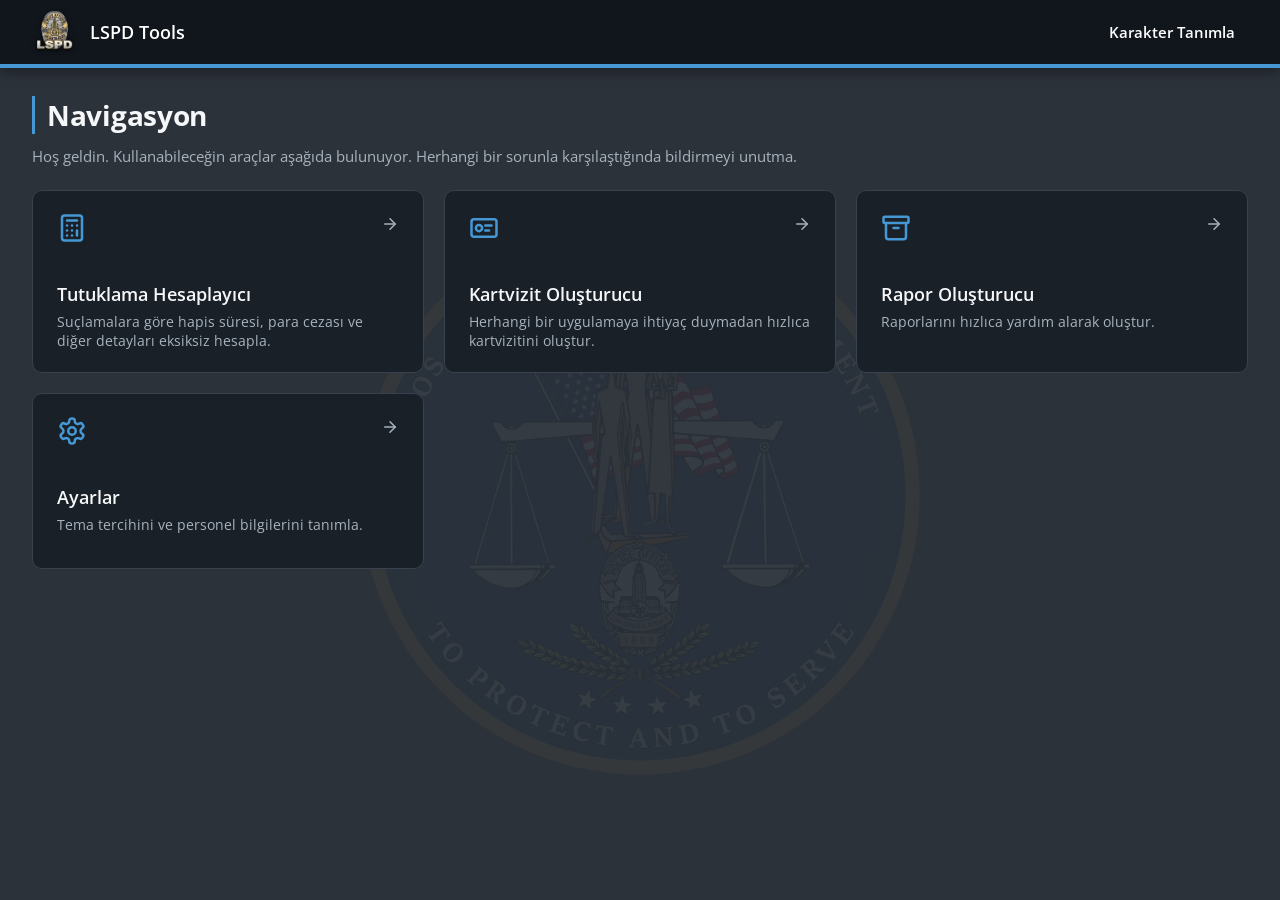
<file: index.html>
<!DOCTYPE html>
<html lang="tr" data-theme="dark">
<head>
  <meta charset="UTF-8">
  <meta name="viewport" content="width=device-width, initial-scale=1, viewport-fit=cover">
  <title>LSPD Tools</title>
  <meta name="description" content="LSPD Tools: Tutuklama Hesaplayıcı, Kartvizit Oluşturucu ve Rapor Oluşturucu.">
  <link rel="icon" href="img/lspd.webp" type="image/webp">
  <script src="assets/prefs.js"></script>
  <link rel="preconnect" href="https://fonts.googleapis.com">
  <link rel="preconnect" href="https://fonts.gstatic.com" crossorigin>
  <link rel="stylesheet" href="https://fonts.googleapis.com/css2?family=Open+Sans:wght@400;500;600;700&display=swap">
  <link rel="stylesheet" href="assets/theme.css">
  <script src="assets/character-switcher.js" defer></script>
</head>
<body>
  <header class="app-header">
    <div class="app-header-inner">
      <a class="brand" href="./">
        <img src="img/lspd.webp" alt="LSPD" width="46" height="44">
        <span>LSPD Tools</span>
      </a>
      <div class="char-switcher" data-settings-url="settings/"></div>
    </div>
  </header>

  <img class="watermark" src="img/lspd-seal.webp" alt="" aria-hidden="true">

  <main>
    <h1 class="page-title">Navigasyon</h1>
    <p class="intro">Hoş geldin. Kullanabileceğin araçlar aşağıda bulunuyor. Herhangi bir sorunla karşılaştığında bildirmeyi unutma.</p>

    <nav class="tools" aria-label="Araçlar">
      <a class="tool" href="https://chaseyuu.github.io/arrest-calculator/">
        <span class="tool-icon" aria-hidden="true">
          <svg viewBox="0 0 24 24" fill="none" stroke="currentColor" stroke-width="2" stroke-linecap="round" stroke-linejoin="round">
            <rect x="4" y="2" width="16" height="20" rx="2"/><line x1="8" y1="6" x2="16" y2="6"/>
            <line x1="16" y1="14" x2="16" y2="18"/><path d="M16 10h.01"/><path d="M12 10h.01"/><path d="M8 10h.01"/>
            <path d="M12 14h.01"/><path d="M8 14h.01"/><path d="M12 18h.01"/><path d="M8 18h.01"/>
          </svg>
        </span>
        <span>
          <span class="tool-name">Tutuklama Hesaplayıcı</span>
          <span class="tool-desc">Suçlamalara göre hapis süresi, para cezası ve diğer detayları eksiksiz hesapla.</span>
        </span>
        <svg class="tool-arrow" width="18" height="18" viewBox="0 0 24 24" fill="none" stroke="currentColor" stroke-width="2" stroke-linecap="round" stroke-linejoin="round" aria-hidden="true"><path d="M5 12h14"/><path d="m12 5 7 7-7 7"/></svg>
      </a>

      <a class="tool" href="https://chaseyuu.github.io/kartvizit-olusturucu/">
        <span class="tool-icon" aria-hidden="true">
          <svg viewBox="0 0 24 24" fill="none" stroke="currentColor" stroke-width="2" stroke-linecap="round" stroke-linejoin="round">
            <rect x="2" y="5" width="20" height="14" rx="2"/><circle cx="8" cy="12" r="2.5"/>
            <path d="M13 10h5"/><path d="M13 14h3"/>
          </svg>
        </span>
        <span>
          <span class="tool-name">Kartvizit Oluşturucu</span>
          <span class="tool-desc">Herhangi bir uygulamaya ihtiyaç duymadan hızlıca kartvizitini oluştur.</span>
        </span>
        <svg class="tool-arrow" width="18" height="18" viewBox="0 0 24 24" fill="none" stroke="currentColor" stroke-width="2" stroke-linecap="round" stroke-linejoin="round" aria-hidden="true"><path d="M5 12h14"/><path d="m12 5 7 7-7 7"/></svg>
      </a>

      <a class="tool" href="https://chaseyuu.github.io/lspd-paperwork-generator/">
        <span class="tool-icon" aria-hidden="true">
          <svg viewBox="0 0 24 24" fill="none" stroke="currentColor" stroke-width="2" stroke-linecap="round" stroke-linejoin="round"><rect width="20" height="5" x="2" y="3" rx="1"/><path d="M4 8v11a2 2 0 0 0 2 2h12a2 2 0 0 0 2-2V8"/><path d="M10 12h4"/></svg>
        </span>
        <span>
          <span class="tool-name">Rapor Oluşturucu</span>
          <span class="tool-desc">Raporlarını hızlıca yardım alarak oluştur.</span>
        </span>
        <svg class="tool-arrow" width="18" height="18" viewBox="0 0 24 24" fill="none" stroke="currentColor" stroke-width="2" stroke-linecap="round" stroke-linejoin="round" aria-hidden="true"><path d="M5 12h14"/><path d="m12 5 7 7-7 7"/></svg>
      </a>

      <a class="tool" href="settings/">
        <span class="tool-icon" aria-hidden="true">
          <svg viewBox="0 0 24 24" fill="none" stroke="currentColor" stroke-width="2" stroke-linecap="round" stroke-linejoin="round"><path d="M12.22 2h-.44a2 2 0 0 0-2 2v.18a2 2 0 0 1-1 1.73l-.43.25a2 2 0 0 1-2 0l-.15-.08a2 2 0 0 0-2.73.73l-.22.38a2 2 0 0 0 .73 2.73l.15.1a2 2 0 0 1 1 1.72v.51a2 2 0 0 1-1 1.74l-.15.09a2 2 0 0 0-.73 2.73l.22.38a2 2 0 0 0 2.73.73l.15-.08a2 2 0 0 1 2 0l.43.25a2 2 0 0 1 1 1.73V20a2 2 0 0 0 2 2h.44a2 2 0 0 0 2-2v-.18a2 2 0 0 1 1-1.73l.43-.25a2 2 0 0 1 2 0l.15.08a2 2 0 0 0 2.73-.73l.22-.39a2 2 0 0 0-.73-2.73l-.15-.08a2 2 0 0 1-1-1.74v-.5a2 2 0 0 1 1-1.74l.15-.09a2 2 0 0 0 .73-2.73l-.22-.38a2 2 0 0 0-2.73-.73l-.15.08a2 2 0 0 1-2 0l-.43-.25a2 2 0 0 1-1-1.73V4a2 2 0 0 0-2-2z"/><circle cx="12" cy="12" r="3"/></svg>
        </span>
        <span>
          <span class="tool-name">Ayarlar</span>
          <span class="tool-desc">Tema tercihini ve personel bilgilerini tanımla.</span>
        </span>
        <svg class="tool-arrow" width="18" height="18" viewBox="0 0 24 24" fill="none" stroke="currentColor" stroke-width="2" stroke-linecap="round" stroke-linejoin="round" aria-hidden="true"><path d="M5 12h14"/><path d="m12 5 7 7-7 7"/></svg>
      </a>
    </nav>
  </main>
</body>
</html>
</file>
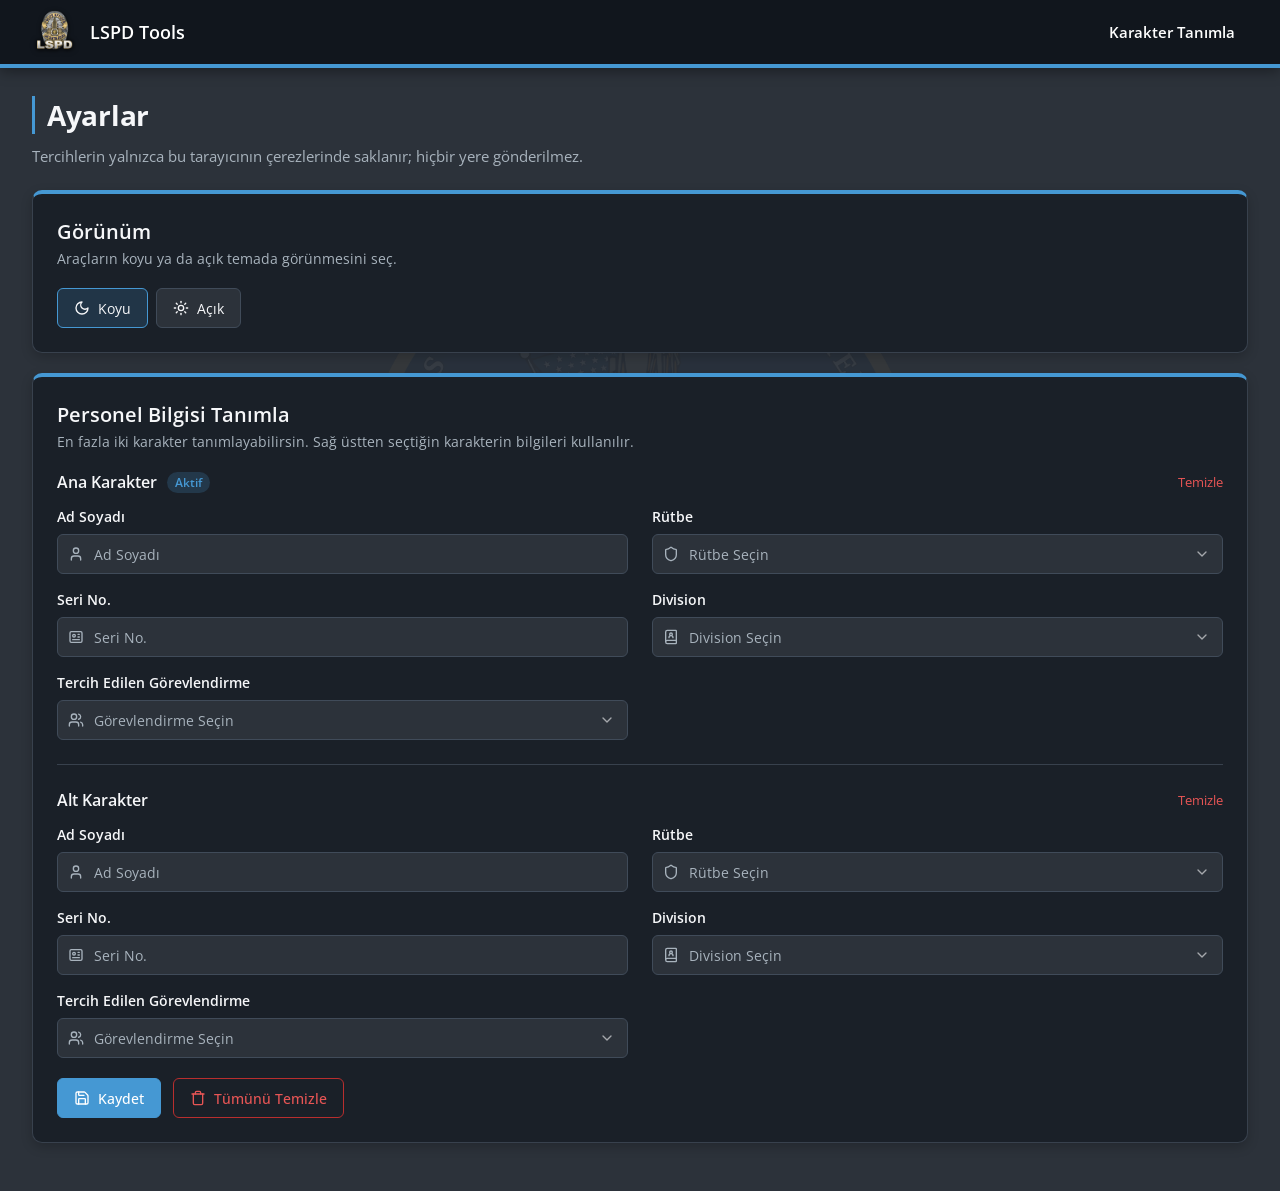
<file: settings/index.html>
<!DOCTYPE html>
<html lang="tr" data-theme="dark">
<head>
  <meta charset="UTF-8">
  <meta name="viewport" content="width=device-width, initial-scale=1, viewport-fit=cover">
  <title>Ayarlar – LSPD Tools</title>
  <link rel="icon" href="../img/lspd.webp" type="image/webp">
  <script src="../assets/prefs.js"></script>
  <link rel="preconnect" href="https://fonts.googleapis.com">
  <link rel="preconnect" href="https://fonts.gstatic.com" crossorigin>
  <link rel="stylesheet" href="https://fonts.googleapis.com/css2?family=Open+Sans:wght@400;500;600;700&display=swap">
  <link rel="stylesheet" href="../assets/theme.css">
  <script src="../assets/character-switcher.js" defer></script>
</head>
<body>
  <header class="app-header">
    <div class="app-header-inner">
      <a class="brand" href="../">
        <img src="../img/lspd.webp" alt="LSPD" width="46" height="44">
        <span>LSPD Tools</span>
      </a>
      <div class="char-switcher" data-settings-url="./"></div>
    </div>
  </header>

  <img class="watermark" src="../img/lspd-seal.webp" alt="" aria-hidden="true">

  <main>
    <h1 class="page-title">Ayarlar</h1>
    <p class="intro">Tercihlerin yalnızca bu tarayıcının çerezlerinde saklanır; hiçbir yere gönderilmez.</p>

    <!-- Appearance -->
    <section class="panel" aria-labelledby="appearance-title">
      <h2 id="appearance-title">Görünüm</h2>
      <p class="panel-desc">Araçların koyu ya da açık temada görünmesini seç.</p>
      <div class="segmented" role="group" aria-label="Tema">
        <button type="button" data-theme-choice="dark">
          <svg viewBox="0 0 24 24" fill="none" stroke="currentColor" stroke-width="2" stroke-linecap="round" stroke-linejoin="round" aria-hidden="true"><path d="M12 3a6 6 0 0 0 9 9 9 9 0 1 1-9-9Z"/></svg>
          Koyu
        </button>
        <button type="button" data-theme-choice="light">
          <svg viewBox="0 0 24 24" fill="none" stroke="currentColor" stroke-width="2" stroke-linecap="round" stroke-linejoin="round" aria-hidden="true"><circle cx="12" cy="12" r="4"/><path d="M12 2v2"/><path d="M12 20v2"/><path d="m4.93 4.93 1.41 1.41"/><path d="m17.66 17.66 1.41 1.41"/><path d="M2 12h2"/><path d="M20 12h2"/><path d="m6.34 17.66-1.41 1.41"/><path d="m19.07 4.93-1.41 1.41"/></svg>
          Açık
        </button>
      </div>
    </section>

    <!-- Personnel -->
    <section class="panel" aria-labelledby="personnel-title">
      <h2 id="personnel-title">Personel Bilgisi Tanımla</h2>
      <p class="panel-desc">En fazla iki karakter tanımlayabilirsin. Sağ üstten seçtiğin karakterin bilgileri kullanılır.</p>

      <form id="personnel-form" autocomplete="off"></form>

      <template id="char-template">
        <div class="char-block" data-index="{i}">
          <div class="char-block-head">
            <h3>{title}</h3>
            <span class="badge-active">Aktif</span>
            <button type="button" class="btn-link" data-clear>Temizle</button>
          </div>
          <div class="field-grid">
        <div class="field">
          <label for="p{i}-name">Ad Soyadı</label>
          <div class="input-wrap">
            <svg viewBox="0 0 24 24" fill="none" stroke="currentColor" stroke-width="2" stroke-linecap="round" stroke-linejoin="round" aria-hidden="true"><path d="M19 21v-2a4 4 0 0 0-4-4H9a4 4 0 0 0-4 4v2"/><circle cx="12" cy="7" r="4"/></svg>
            <input class="input" id="p{i}-name" name="name{i}" type="text" placeholder="Ad Soyadı" maxlength="60">
          </div>
        </div>

        <div class="field">
          <label id="p{i}-rank-label">Rütbe</label>
          <div class="select input-wrap" data-name="rank" data-placeholder="Rütbe Seçin"
               data-options="Officer|Detective|Sergeant|Lieutenant|Captain">
            <svg viewBox="0 0 24 24" fill="none" stroke="currentColor" stroke-width="2" stroke-linecap="round" stroke-linejoin="round" aria-hidden="true"><path d="M20 13c0 5-3.5 7.5-7.66 8.95a1 1 0 0 1-.67-.01C7.5 20.5 4 18 4 13V6a1 1 0 0 1 1-1c2 0 4.5-1.2 6.24-2.72a1.17 1.17 0 0 1 1.52 0C14.51 3.81 17 5 19 5a1 1 0 0 1 1 1z"/></svg>
          </div>
        </div>

        <div class="field">
          <label for="p{i}-badge">Seri No.</label>
          <div class="input-wrap">
            <svg viewBox="0 0 24 24" fill="none" stroke="currentColor" stroke-width="2" stroke-linecap="round" stroke-linejoin="round" aria-hidden="true"><rect x="3" y="4" width="18" height="16" rx="2"/><circle cx="9" cy="10" r="2"/><path d="M15 8h2"/><path d="M15 12h2"/><path d="M7 16h10"/></svg>
            <input class="input" id="p{i}-badge" name="badge{i}" type="text" inputmode="numeric" placeholder="Seri No." maxlength="12">
          </div>
        </div>

        <div class="field">
          <label id="p{i}-division-label">Division</label>
          <div class="select input-wrap" data-name="division" data-placeholder="Division Seçin"
               data-options="MISN|MISN B|CTD|METRO|ASD|VES">
            <svg viewBox="0 0 24 24" fill="none" stroke="currentColor" stroke-width="2" stroke-linecap="round" stroke-linejoin="round" aria-hidden="true"><path d="M15 13a3 3 0 1 0-6 0"/><path d="M4 19.5v-15A2.5 2.5 0 0 1 6.5 2H19a1 1 0 0 1 1 1v18a1 1 0 0 1-1 1H6.5a1 1 0 0 1 0-5H20"/><circle cx="12" cy="8" r="2"/></svg>
          </div>
        </div>

        <div class="field">
          <label id="p{i}-assignment-label">Tercih Edilen Görevlendirme</label>
          <div class="select input-wrap" data-name="assignment" data-placeholder="Görevlendirme Seçin"
               data-options="Adam:A|Desk Officer:DESK|Detective Unit:W|Extra Patrol Unit:X|Field Supervisor:FS|Gang Enforcement Detail:GIT, GED|Mary:M|Metropolitan Division Unit:R|Other Units (Lincoln dahil):O|Senior Lead Officer:SL|Tom:T|Tom Lincoln:TL">
            <svg viewBox="0 0 24 24" fill="none" stroke="currentColor" stroke-width="2" stroke-linecap="round" stroke-linejoin="round" aria-hidden="true"><path d="M16 21v-2a4 4 0 0 0-4-4H6a4 4 0 0 0-4 4v2"/><circle cx="9" cy="7" r="4"/><path d="M22 21v-2a4 4 0 0 0-3-3.87"/><path d="M16 3.13a4 4 0 0 1 0 7.75"/></svg>
          </div>
        </div>
          </div>
        </div>
      </template>

      <div class="actions">
        <button type="button" class="btn btn-primary" id="save-btn">
          <svg viewBox="0 0 24 24" fill="none" stroke="currentColor" stroke-width="2" stroke-linecap="round" stroke-linejoin="round" aria-hidden="true"><path d="M15.2 3a2 2 0 0 1 1.4.6l3.8 3.8a2 2 0 0 1 .6 1.4V19a2 2 0 0 1-2 2H5a2 2 0 0 1-2-2V5a2 2 0 0 1 2-2z"/><path d="M17 21v-7a1 1 0 0 0-1-1H8a1 1 0 0 0-1 1v7"/><path d="M7 3v4a1 1 0 0 0 1 1h7"/></svg>
          Kaydet
        </button>
        <button type="button" class="btn btn-danger" id="clear-btn">
          <svg viewBox="0 0 24 24" fill="none" stroke="currentColor" stroke-width="2" stroke-linecap="round" stroke-linejoin="round" aria-hidden="true"><path d="M3 6h18"/><path d="M19 6v14c0 1-1 2-2 2H7c-1 0-2-1-2-2V6"/><path d="M8 6V4c0-1 1-2 2-2h4c1 0 2 1 2 2v2"/></svg>
          Tümünü Temizle
        </button>
        <span class="status" id="status" role="status" aria-live="polite"></span>
      </div>
    </section>
  </main>

  <script>
  (function () {
    var CHECK = '<svg class="check" viewBox="0 0 24 24" fill="none" stroke="currentColor" stroke-width="2.5" stroke-linecap="round" stroke-linejoin="round" aria-hidden="true"><path d="M20 6 9 17l-5-5"/></svg>';
    var CHEVRON = '<svg class="chevron" viewBox="0 0 24 24" fill="none" stroke="currentColor" stroke-width="2" stroke-linecap="round" stroke-linejoin="round" aria-hidden="true"><path d="m6 9 6 6 6-6"/></svg>';

    /* ---------- Theme ---------- */
    var themeButtons = document.querySelectorAll('[data-theme-choice]');
    function markTheme() {
      var current = LSPDPrefs.getTheme();
      themeButtons.forEach(function (b) { b.setAttribute('aria-pressed', String(b.dataset.themeChoice === current)); });
    }
    themeButtons.forEach(function (b) {
      b.addEventListener('click', function () { LSPDPrefs.setTheme(b.dataset.themeChoice); markTheme(); });
    });
    markTheme();

    /* ---------- Character blocks (Ana Karakter / Alt Karakter) ---------- */
    var TITLES = ['Ana Karakter', 'Alt Karakter'];
    var form = document.getElementById('personnel-form');
    var tpl = document.getElementById('char-template').innerHTML;
    TITLES.forEach(function (title, i) {
      form.insertAdjacentHTML('beforeend', tpl.replace(/\{i\}/g, i).replace('{title}', title));
    });

    /* ---------- Custom selects (rounded list, keyboard friendly) ---------- */
    var selects = {};
    document.querySelectorAll('.select').forEach(function (root) {
      var name = root.dataset.name + root.closest('.char-block').dataset.index;
      // Each option is either a bare "Label" (label === value, e.g. Division) or "Label:Value"
      // (e.g. Görevlendirme, where the stored code differs from what's shown, like "Adam" -> "A").
      var options = root.dataset.options.split('|').map(function (opt) {
        var i = opt.indexOf(':');
        return i < 0 ? { label: opt, value: opt } : { label: opt.slice(0, i), value: opt.slice(i + 1) };
      });
      var labelId = root.parentElement.querySelector('label').id;
      var value = '';

      var trigger = document.createElement('button');
      trigger.type = 'button';
      trigger.className = 'select-trigger';
      trigger.setAttribute('aria-haspopup', 'listbox');
      trigger.setAttribute('aria-expanded', 'false');
      trigger.setAttribute('aria-labelledby', labelId);
      var list = document.createElement('ul');
      list.className = 'select-list';
      list.setAttribute('role', 'listbox');
      list.setAttribute('aria-labelledby', labelId);
      options.forEach(function (opt) {
        var li = document.createElement('li');
        li.setAttribute('role', 'option');
        li.dataset.value = opt.value;
        li.innerHTML = CHECK + '<span></span>';
        li.lastChild.textContent = opt.label;
        li.addEventListener('mousedown', function (e) { e.preventDefault(); });
        li.addEventListener('click', function () { set(opt.value); close(); trigger.focus(); });
        list.appendChild(li);
      });
      root.appendChild(trigger);
      root.appendChild(list);

      function indexOf(v) { for (var i = 0; i < options.length; i++) if (options[i].value === v) return i; return -1; }
      function labelFor(v) { var i = indexOf(v); return i >= 0 ? options[i].label : ''; }
      function render() {
        trigger.innerHTML = (value ? '<span></span>' : '<span class="placeholder"></span>') + CHEVRON;
        trigger.firstChild.textContent = value ? labelFor(value) : root.dataset.placeholder;
        list.querySelectorAll('li').forEach(function (li) { li.setAttribute('aria-selected', String(li.dataset.value === value)); });
      }
      function set(v) { value = indexOf(v) >= 0 ? v : ''; render(); }
      var activeIndex = -1;
      function highlight(i) {
        var items = list.querySelectorAll('li');
        items.forEach(function (li) { li.classList.remove('active'); });
        activeIndex = (i + items.length) % items.length;
        items[activeIndex].classList.add('active');
        items[activeIndex].scrollIntoView({ block: 'nearest' });
      }
      function open() {
        document.querySelectorAll('.select.open').forEach(function (o) { if (o !== root) o.classList.remove('open'); });
        root.classList.add('open'); trigger.setAttribute('aria-expanded', 'true');
        highlight(Math.max(0, indexOf(value)));
      }
      function close() { root.classList.remove('open'); trigger.setAttribute('aria-expanded', 'false'); }

      trigger.addEventListener('click', function () { root.classList.contains('open') ? close() : open(); });
      trigger.addEventListener('keydown', function (e) {
        var isOpen = root.classList.contains('open');
        if (e.key === 'ArrowDown' || e.key === 'ArrowUp') {
          e.preventDefault();
          if (!isOpen) open(); else highlight(activeIndex + (e.key === 'ArrowDown' ? 1 : -1));
        } else if ((e.key === 'Enter' || e.key === ' ') && isOpen) {
          e.preventDefault(); set(options[activeIndex].value); close();
        } else if (e.key === 'Escape') { close(); }
      });
      trigger.addEventListener('blur', close);

      selects[name] = { get: function () { return value; }, set: set };
      render();
    });

    /* ---------- Characters (cookie only) ---------- */
    var statusEl = document.getElementById('status');
    var statusTimer;
    var blocks = form.querySelectorAll('.char-block');
    var activeIndex = 0;

    function field(i, key) { return document.getElementById('p' + i + '-' + key); }
    function fill(i, c) {
      c = c || {};
      field(i, 'name').value = c.name || '';
      field(i, 'badge').value = c.badge || '';
      selects['rank' + i].set(c.rank || '');
      selects['division' + i].set(c.division || '');
      selects['assignment' + i].set(c.assignment || '');
    }
    function read(i) {
      return {
        name: field(i, 'name').value.trim(),
        rank: selects['rank' + i].get(),
        badge: field(i, 'badge').value.trim(),
        division: selects['division' + i].get(),
        assignment: selects['assignment' + i].get(),
      };
    }
    function markActive() {
      blocks.forEach(function (b, i) { b.classList.toggle('is-active', i === activeIndex); });
    }
    function load() {
      var d = LSPDPrefs.getCharacters();
      activeIndex = d.active;
      TITLES.forEach(function (_, i) { fill(i, d.list[i]); });
      markActive();
    }
    function showStatus(text) {
      statusEl.textContent = text;
      statusEl.classList.add('show');
      clearTimeout(statusTimer);
      statusTimer = setTimeout(function () { statusEl.classList.remove('show'); }, 2500);
    }
    function save() {
      var list = TITLES.map(function (_, i) { return read(i); });
      // Only the main slot may be used on its own: move a lone Alt Karakter up.
      if (!LSPDPrefs.isFilled(list[0]) && LSPDPrefs.isFilled(list[1])) {
        list = [list[1], list[0]];
        activeIndex = 0;
      }
      LSPDPrefs.saveCharacters({ active: activeIndex, list: list });
    }

    document.getElementById('save-btn').addEventListener('click', function () {
      save();
      showStatus('Kaydedildi.');
    });
    blocks.forEach(function (b, i) {
      b.querySelector('[data-clear]').addEventListener('click', function () {
        fill(i, null);
        save();
        showStatus(TITLES[i] + ' temizlendi.');
      });
    });
    document.getElementById('clear-btn').addEventListener('click', function () {
      LSPDPrefs.saveCharacters({ active: 0, list: [] });
      showStatus('Bilgiler temizlendi.');
    });
    form.addEventListener('submit', function (e) { e.preventDefault(); });
    // Switching from the header (or another tab) refreshes the form.
    document.addEventListener('lspd:characters-change', load);

    load();
  })();
  </script>
</body>
</html>
</file>
<file: assets/theme.css>
/* LSPD Tools shared theme (same tokens as the arrest calculator and the business card maker). */
:root {
  --background: hsl(213 14% 20%);
  --foreground: hsl(210 20% 97%);
  --card: hsl(215 22% 13%);
  --card-hover: hsl(215 22% 15%);
  --muted: hsl(214 18% 18%);
  --muted-foreground: hsl(210 14% 70%);
  --border: hsl(214 16% 26%);
  --input: hsl(214 16% 30%);
  --field: hsl(213 14% 20%);
  --primary: hsl(205 62% 55%);
  --primary-hover: hsl(205 62% 48%);
  --header: hsl(216 26% 9%);
  --destructive: hsl(0 72% 50%);
  --success: hsl(142 60% 45%);
  --radius: 6px;
  --radius-card: 10px;
  --watermark-opacity: .05;
  color-scheme: dark;
}
html[data-theme="light"] {
  --background: hsl(210 14% 91%);
  --foreground: hsl(215 28% 13%);
  --card: hsl(0 0% 100% / .94);
  --card-hover: hsl(0 0% 100%);
  --muted: hsl(210 16% 94%);
  --muted-foreground: hsl(215 12% 40%);
  --border: hsl(210 14% 82%);
  --input: hsl(210 14% 78%);
  --field: hsl(0 0% 100%);
  --primary: hsl(205 62% 44%);
  --primary-hover: hsl(205 62% 38%);
  --watermark-opacity: .07;
  color-scheme: light;
}

*, *::before, *::after { box-sizing: border-box; }
body {
  margin: 0;
  min-height: calc(100vh / var(--page-zoom, 1));
  font-family: 'Segoe UI', 'Open Sans', system-ui, -apple-system, sans-serif;
  background: var(--background);
  color: var(--foreground);
  -webkit-font-smoothing: antialiased;
}

/* Header bar */
.app-header {
  position: sticky; top: 0; z-index: 40;
  background: var(--header); color: #fff;
  border-bottom: 4px solid var(--primary);
  box-shadow: 0 4px 12px rgba(0, 0, 0, .35);
  padding-top: env(safe-area-inset-top, 0px);
}
.app-header-inner {
  height: 64px;
  display: flex; align-items: center; justify-content: space-between; gap: 12px; padding: 0 32px;
}
.app-header .brand { display: flex; align-items: center; gap: 12px; color: #fff; text-decoration: none; }
.app-header .brand img { height: 44px; width: auto; filter: drop-shadow(0 1px 2px rgba(0, 0, 0, .5)); }
.app-header .brand span { font-size: 18px; font-weight: 600; }
.header-link {
  display: inline-flex; align-items: center; justify-content: center;
  width: 40px; height: 40px; border-radius: var(--radius);
  color: rgba(255, 255, 255, .8); text-decoration: none;
  transition: background-color .15s, color .15s;
}
.header-link:hover, .header-link[aria-current="page"] { background: rgba(255, 255, 255, .1); color: #fff; }
.header-link svg { width: 20px; height: 20px; }

/* Page */
main { position: relative; z-index: 1; max-width: 1400px; margin: 0 auto; padding: 28px 32px; }
.page-title {
  margin: 0 0 16px; padding-left: 12px;
  border-left: 3px solid var(--primary);
  font-size: 1.75rem; font-weight: 700; letter-spacing: -.01em;
}
.page-title + .tools { margin-top: 24px; }
.intro { margin: -4px 0 24px; font-size: .95rem; color: var(--muted-foreground); }

/* Faint seal watermark behind the page */
.watermark {
  position: fixed; left: 50%; top: 55%; z-index: 0;
  width: min(560px, 80vw); transform: translate(-50%, -50%);
  opacity: var(--watermark-opacity); pointer-events: none; user-select: none;
}

/* Simple centered PIN dialog for protected report cards */
.modal-overlay {
  position: fixed; inset: 0; z-index: 50;
  display: flex; align-items: center; justify-content: center;
  background: rgba(0, 0, 0, .6); padding: 20px;
}
.modal-overlay[hidden] { display: none; }
.modal-box { width: 100%; max-width: 360px; margin: 0; }
.modal-actions { display: flex; justify-content: flex-end; gap: 12px; margin-top: 16px; }
.modal-error { margin: 10px 0 0; font-size: .8125rem; color: hsl(0 75% 65%); min-height: 1.2em; }

/* Tool tiles (dashboard) */
.tools {
  display: grid;
  grid-template-columns: repeat(auto-fit, minmax(300px, 1fr));
  gap: 20px;
}
.tools.cols-3 { grid-template-columns: repeat(3, minmax(0, 1fr)); }
@media (max-width: 1100px) { .tools.cols-3 { grid-template-columns: repeat(2, minmax(0, 1fr)); } }
.section-title { margin: 32px 0 16px; font-size: 1.375rem; font-weight: 700; }
.section-divider { margin: 32px 0 0; border: none; border-top: 1px solid var(--border); }
.tool-icon[style*="--icon"] { color: var(--icon); }
.tool {
  position: relative;
  display: flex; flex-direction: column; justify-content: flex-start;
  min-height: 176px; padding: 22px 24px;
  background: var(--card);
  border: 1px solid var(--border);
  border-radius: var(--radius-card);
  color: var(--foreground); text-decoration: none;
  transition: border-color .15s ease, background-color .15s ease, transform .15s ease;
  backdrop-filter: blur(2px);
}
.tool:hover, .tool:focus-visible {
  border-color: color-mix(in srgb, var(--primary) 70%, transparent);
  background: var(--card-hover);
  transform: translateY(-2px);
  outline: none;
}
.tool-icon { color: var(--primary); }
/* Tiles without a description don't keep an empty lower half. */
.tool:not(:has(.tool-desc)) { min-height: 0; }
/* Title starts at the same height on every tile, whatever the description length. */
.tool > span:not(.tool-icon) { margin-top: 34px; }
.tool-icon svg { width: 30px; height: 30px; }
.tool-arrow { position: absolute; top: 24px; right: 24px; color: var(--muted-foreground); transition: color .15s, transform .15s; }
.tool:hover .tool-arrow { color: var(--primary); transform: translateX(3px); }
.tool-name { display: block; font-size: 1.125rem; font-weight: 600; }
.tool-desc { display: block; margin-top: 6px; font-size: .875rem; color: var(--muted-foreground); }

/* Settings panels */
.panel {
  margin-bottom: 20px; padding: 24px;
  background: var(--card);
  border: 1px solid var(--border);
  border-top: 4px solid var(--primary);
  border-radius: var(--radius-card);
  box-shadow: 0 4px 12px rgba(0, 0, 0, .2);
}
.panel h2 { margin: 0; font-size: 1.25rem; font-weight: 600; }
.panel .panel-desc { margin: 4px 0 20px; font-size: .875rem; color: var(--muted-foreground); }

.field-grid { display: grid; grid-template-columns: repeat(2, minmax(0, 1fr)); gap: 16px 24px; }
.field label { display: block; margin-bottom: 8px; font-size: .875rem; font-weight: 600; }
.input-wrap { position: relative; }
.input-wrap > svg {
  position: absolute; left: 11px; top: 50%; transform: translateY(-50%);
  width: 16px; height: 16px; color: var(--muted-foreground); pointer-events: none;
}
.input, .select-trigger {
  width: 100%; height: 40px; padding: 0 12px 0 36px;
  background: var(--field); color: var(--foreground);
  border: 1px solid var(--input); border-radius: var(--radius);
  font: inherit; font-size: .875rem; outline: none;
  transition: border-color .15s, box-shadow .15s;
}
.input::placeholder { color: var(--muted-foreground); }
.input:focus, .select-trigger:focus-visible, .select.open .select-trigger {
  border-color: var(--primary);
  box-shadow: 0 0 0 2px color-mix(in srgb, var(--primary) 35%, transparent);
}

/* Custom select with a rounded list */
.select { position: relative; }
.select-trigger { display: flex; align-items: center; justify-content: space-between; text-align: left; cursor: pointer; }
.select-trigger .placeholder { color: var(--muted-foreground); }
.select-trigger .chevron { width: 16px; height: 16px; opacity: .6; flex: none; transition: transform .15s; }
.select.open .select-trigger .chevron { transform: rotate(180deg); }
.select-list {
  position: absolute; left: 0; right: 0; top: calc(100% + 6px); z-index: 30;
  margin: 0; padding: 4px; list-style: none;
  background: var(--card-hover); border: 1px solid var(--border); border-radius: 8px;
  box-shadow: 0 10px 24px rgba(0, 0, 0, .35);
  display: none; max-height: 260px; overflow-y: auto;
}
html[data-theme="light"] .select-list { background: #fff; box-shadow: 0 10px 24px rgba(15, 23, 42, .15); }
.select.open .select-list { display: block; }
.select-list li {
  display: flex; align-items: center; gap: 8px;
  padding: 8px 10px; border-radius: 6px; font-size: .875rem; cursor: pointer;
}
.select-list li:hover, .select-list li.active { background: color-mix(in srgb, var(--primary) 18%, transparent); }
.select-list li .check { width: 16px; height: 16px; color: var(--primary); visibility: hidden; flex: none; }
.select-list li[aria-selected="true"] .check { visibility: visible; }

/* Theme choice */
.segmented { display: inline-flex; gap: 8px; flex-wrap: wrap; }
.segmented button {
  display: inline-flex; align-items: center; gap: 8px;
  height: 40px; padding: 0 16px;
  background: var(--field); color: var(--foreground);
  border: 1px solid var(--input); border-radius: var(--radius);
  font: inherit; font-size: .875rem; cursor: pointer;
  transition: border-color .15s, background-color .15s;
}
.segmented button svg { width: 16px; height: 16px; }
.segmented button:hover { border-color: var(--primary); }
.segmented button[aria-pressed="true"] { border-color: var(--primary); background: color-mix(in srgb, var(--primary) 18%, transparent); }

/* Buttons and status */
.actions { display: flex; align-items: center; gap: 12px; flex-wrap: wrap; margin-top: 20px; }
.btn {
  display: inline-flex; align-items: center; gap: 8px;
  height: 40px; padding: 0 16px; border-radius: var(--radius);
  font: inherit; font-size: .875rem; font-weight: 500; cursor: pointer;
  border: 1px solid var(--input); background: var(--field); color: var(--foreground);
  transition: background-color .15s, border-color .15s;
}
.btn svg { width: 16px; height: 16px; }
.btn-primary { background: var(--primary); border-color: var(--primary); color: #fff; }
.btn-primary:hover { background: var(--primary-hover); border-color: var(--primary-hover); }
.btn-danger { background: transparent; border-color: hsl(0 60% 45%); color: hsl(0 75% 62%); }
.btn-danger:hover { background: hsl(0 60% 45% / .12); }
.btn-success { background: var(--success); border-color: var(--success); color: #fff; }
.btn-success:hover { background: hsl(142 60% 39%); border-color: hsl(142 60% 39%); }
.status { font-size: .8125rem; color: var(--success); opacity: 0; transition: opacity .2s; }
.status.show { opacity: 1; }
.note { margin-top: 16px; font-size: .8125rem; color: var(--muted-foreground); }

@media (max-width: 720px) {
  .app-header-inner, main { padding-left: 16px; padding-right: 16px; }
  main { padding-top: 24px; }
  .tools, .tools.cols-3, .field-grid { grid-template-columns: 1fr; }
  .tool { min-height: 150px; }
}

/* Header character switcher */
.char-switcher { position: relative; }
.char-trigger {
  display: inline-flex; align-items: center; gap: 6px;
  height: 38px; padding: 0 12px; border-radius: var(--radius);
  background: transparent; border: 1px solid transparent; color: #fff;
  font: inherit; font-size: .9375rem; font-weight: 600; cursor: pointer; text-decoration: none;
  transition: background-color .15s, border-color .15s;
}
.char-trigger:hover, .char-switcher.open .char-trigger { background: rgba(255, 255, 255, .08); border-color: rgba(255, 255, 255, .12); }
.char-trigger .chevron { width: 16px; height: 16px; opacity: .7; transition: transform .15s; }
.char-switcher.open .char-trigger .chevron { transform: rotate(180deg); }
.char-menu {
  position: absolute; right: 0; top: calc(100% + 8px); z-index: 50; min-width: 240px;
  display: none; padding: 4px;
  background: var(--card-hover); color: var(--foreground);
  border: 1px solid var(--border); border-radius: 8px;
  box-shadow: 0 10px 24px rgba(0, 0, 0, .35);
}
html[data-theme="light"] .char-menu { background: #fff; box-shadow: 0 10px 24px rgba(15, 23, 42, .15); }
.char-switcher.open .char-menu { display: block; }
.char-menu ul { margin: 0; padding: 0; list-style: none; }
.char-menu li {
  display: flex; align-items: center; gap: 8px;
  padding: 8px 10px; border-radius: 6px; cursor: pointer;
}
.char-menu li:hover { background: color-mix(in srgb, var(--primary) 18%, transparent); }
.char-menu li .check { width: 16px; height: 16px; flex: none; color: var(--primary); visibility: hidden; }
.char-menu li[aria-selected="true"] .check { visibility: visible; }
.char-item { display: flex; flex-direction: column; }
.char-name { font-size: .875rem; font-weight: 600; }
.char-sub { font-size: .75rem; color: var(--muted-foreground); }
.char-edit {
  display: flex; align-items: center; gap: 8px;
  margin-top: 4px; padding: 8px 10px; border-top: 1px solid var(--border);
  font-size: .8125rem; color: var(--muted-foreground); text-decoration: none; border-radius: 0 0 6px 6px;
}
.char-edit:hover { color: var(--foreground); }
.char-edit svg { width: 14px; height: 14px; }

/* Settings: character blocks */
.char-block + .char-block { margin-top: 24px; padding-top: 24px; border-top: 1px solid var(--border); }
.char-block-head { display: flex; align-items: center; gap: 10px; margin-bottom: 14px; }
.char-block-head h3 { margin: 0; font-size: 1rem; font-weight: 600; }
.badge-active {
  display: none; padding: 2px 8px; border-radius: 999px; font-size: .75rem; font-weight: 600;
  background: color-mix(in srgb, var(--primary) 20%, transparent); color: var(--primary);
}
.char-block.is-active .badge-active { display: inline-block; }
.char-block-head .btn-link {
  margin-left: auto; background: none; border: 0; padding: 0; font: inherit; font-size: .8125rem;
  color: hsl(0 75% 62%); cursor: pointer;
}
.char-block-head .btn-link:hover { text-decoration: underline; }
</file>
